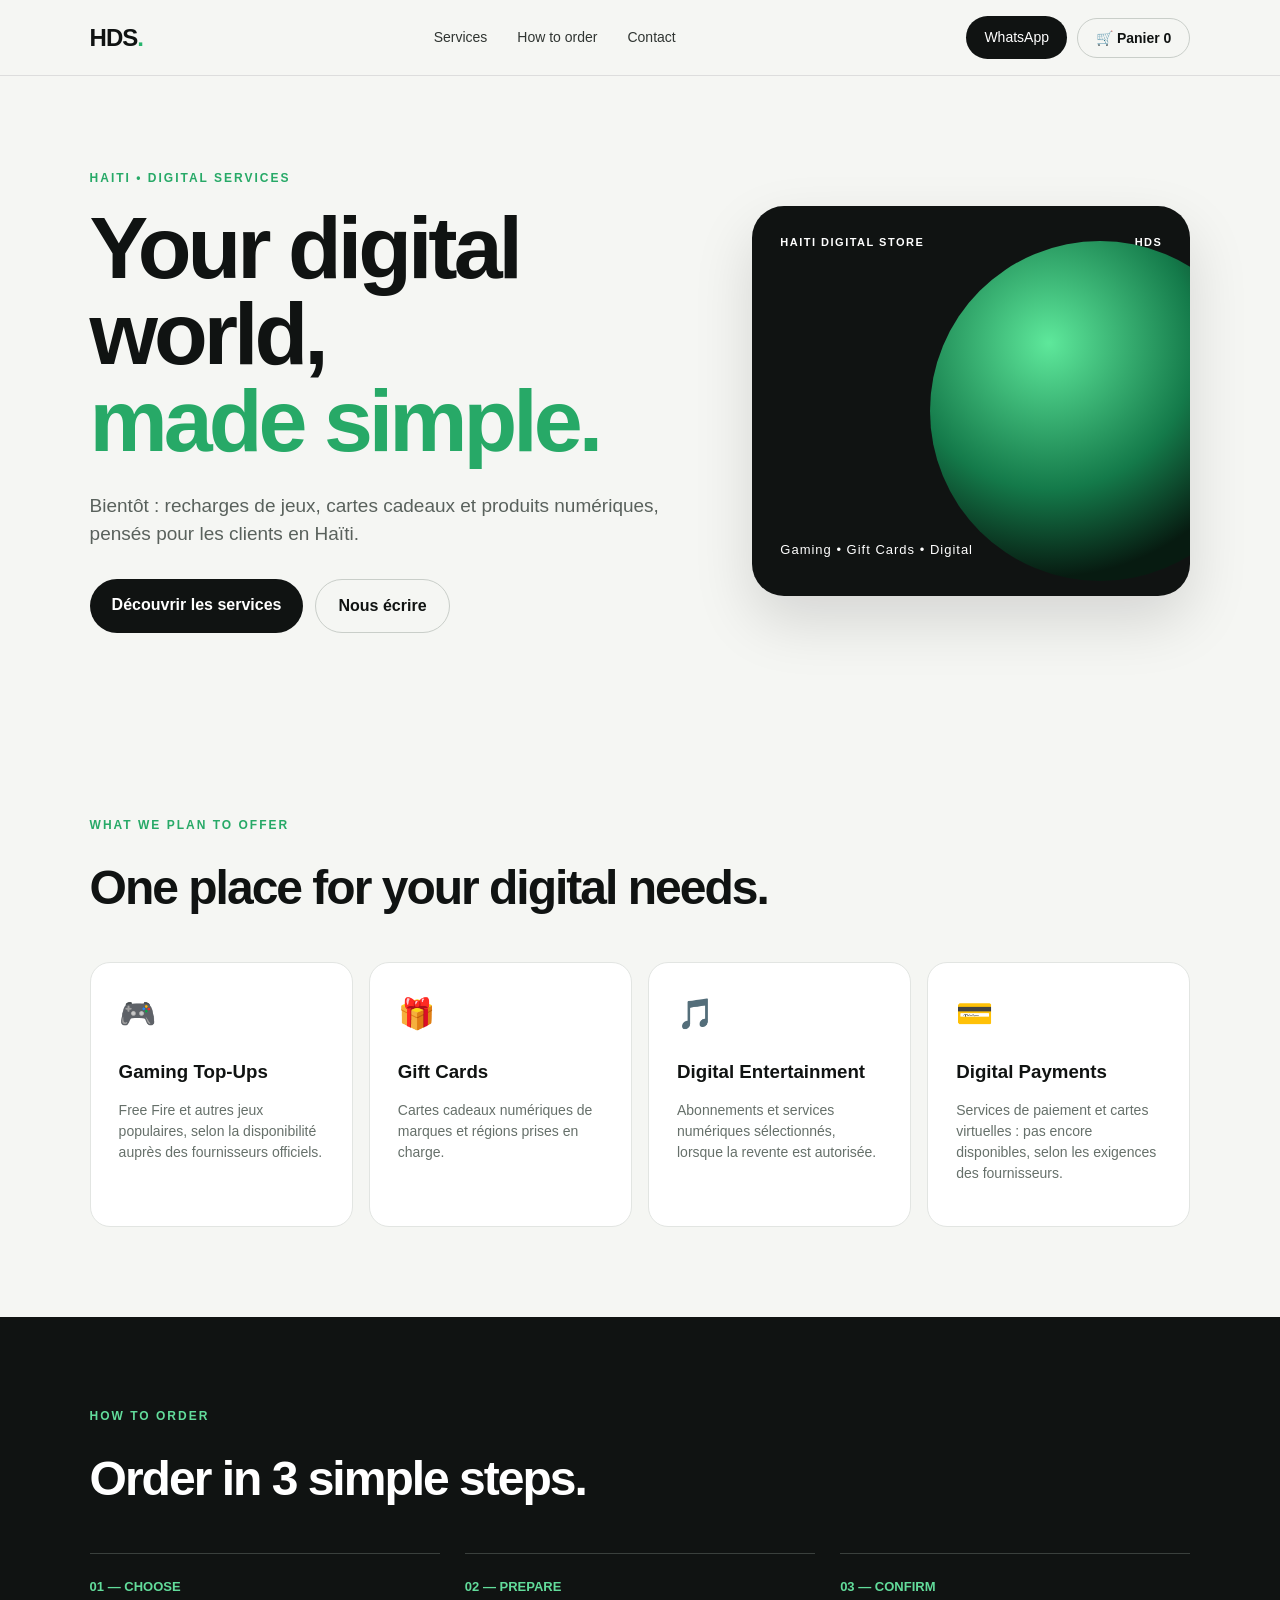
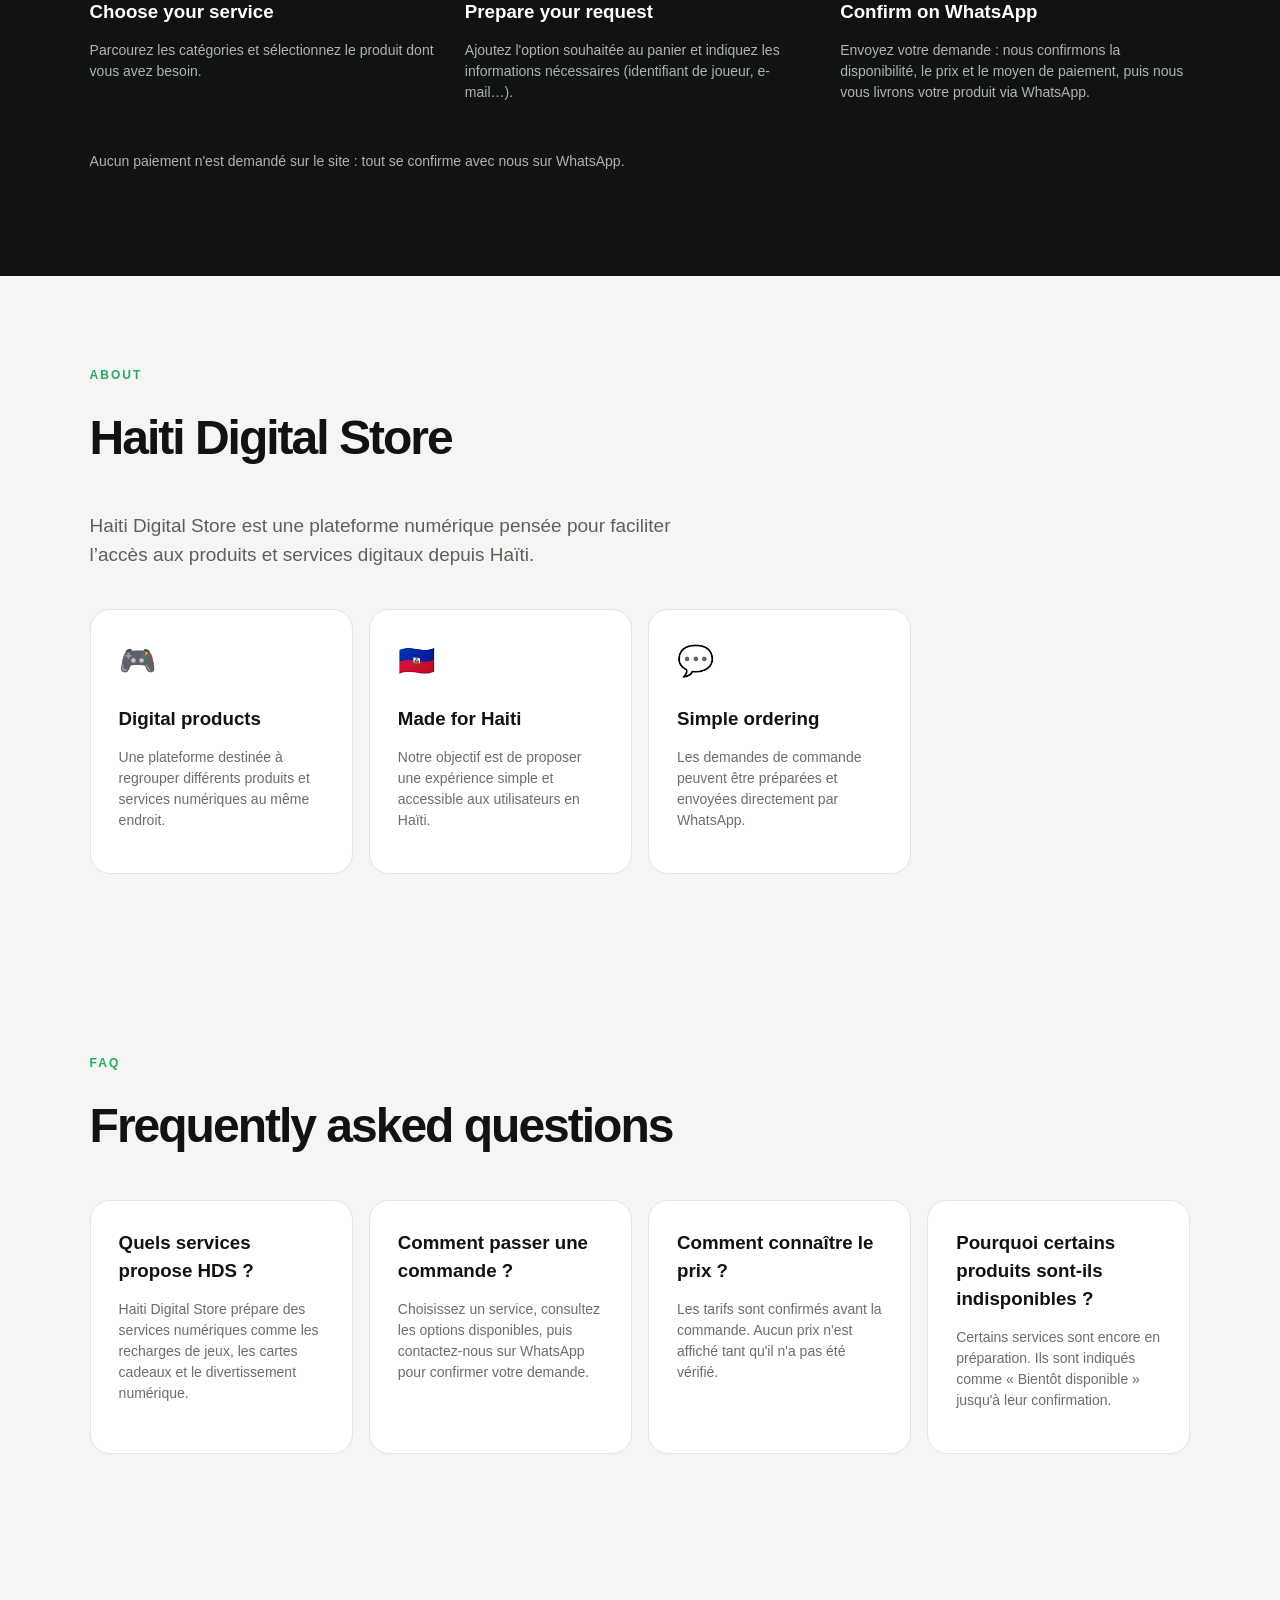
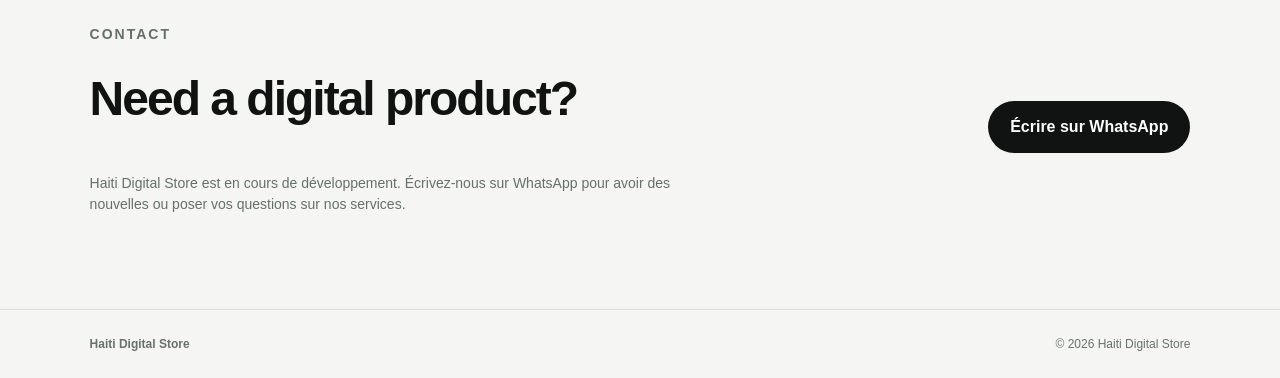
<file: index.html>
<!DOCTYPE html>
<html lang="fr">
<head>
<meta charset="UTF-8">
<meta name="viewport" content="width=device-width, initial-scale=1.0">
<title>Haiti Digital Store | Services numériques en Haïti</title>
<meta name="description" content="Haiti Digital Store — recharges de jeux, cartes-cadeaux et services numériques pour Haïti.">
<link rel="stylesheet" href="css/style.css">
<script src="config/site-config.js"></script>
<script src="data/products-data.js"></script>
<script src="js/cart-system.js"></script>
<script src="js/ui.js"></script>
</head>
<body>
<header class="nav">
<a class="logo" href="index.html">HDS<span>.</span></a>
<nav>
<a href="pages/services.html">Services</a>
<a href="#how">How to order</a>
<a href="#contact">Contact</a>
</nav>
<div class="nav-actions">
<a class="wa" href="https://wa.me/50948471374">WhatsApp</a>
<button class="hds-btn-cart" type="button" onclick="UI.showCart()">🛒 Panier <span id="hds-cart-count">0</span></button>
<button class="hds-menu-btn" type="button" onclick="UI.toggleMenu()" aria-label="Ouvrir le menu">☰</button>
</div>
</header>
<main>
<section class="hero">
<div>
<p class="eyebrow">HAITI • DIGITAL SERVICES</p>
<h1>Your digital world,<br><span>made simple.</span></h1>
<p class="lead">Bientôt : recharges de jeux, cartes cadeaux et produits numériques, pensés pour les clients en Haïti.</p>
<div class="actions"><a class="btn primary" href="pages/services.html">Découvrir les services</a><a class="btn secondary" href="https://wa.me/50948471374">Nous écrire</a></div>
</div>
<div class="hero-card"><div class="card-top"><span>HAITI DIGITAL STORE</span><span>HDS</span></div><div class="orb"></div><p>Gaming • Gift Cards • Digital</p></div>
</section>
<section id="services" class="section">
<p class="eyebrow">WHAT WE PLAN TO OFFER</p><h2>One place for your digital needs.</h2>
<div class="grid">
<article><div class="icon">🎮</div><h3>Gaming Top-Ups</h3><p>Free Fire et autres jeux populaires, selon la disponibilité auprès des fournisseurs officiels.</p></article>
<article><div class="icon">🎁</div><h3>Gift Cards</h3><p>Cartes cadeaux numériques de marques et régions prises en charge.</p></article>
<article><div class="icon">🎵</div><h3>Digital Entertainment</h3><p>Abonnements et services numériques sélectionnés, lorsque la revente est autorisée.</p></article>
<article><div class="icon">💳</div><h3>Digital Payments</h3><p>Services de paiement et cartes virtuelles : pas encore disponibles, selon les exigences des fournisseurs.</p></article>
</div>
</section>
<section id="how" class="dark">
  <div class="section">
    <p class="eyebrow">HOW TO ORDER</p>

    <h2>Order in 3 simple steps.</h2>

    <div class="steps">
      <div>
        <b>01 — CHOOSE</b>
        <h3>Choose your service</h3>
        <p>
          Parcourez les catégories et sélectionnez le produit dont vous
          avez besoin.
        </p>
      </div>

      <div>
        <b>02 — PREPARE</b>
        <h3>Prepare your request</h3>
        <p>
          Ajoutez l'option souhaitée au panier et indiquez les informations
          nécessaires (identifiant de joueur, e-mail…).
        </p>
      </div>

      <div>
        <b>03 — CONFIRM</b>
        <h3>Confirm on WhatsApp</h3>
        <p>
          Envoyez votre demande : nous confirmons la disponibilité, le prix
          et le moyen de paiement, puis nous vous livrons votre produit
          via WhatsApp.
        </p>
      </div>
    </div>

    <p style="margin-top:34px;color:#adb5b0;font-size:14px;max-width:none;">
      Aucun paiement n'est demandé sur le site : tout se confirme avec nous
      sur WhatsApp.
    </p>
  </div>
</section>
<section class="section" id="about">
  <p class="eyebrow">ABOUT</p>

  <h2>Haiti Digital Store</h2>

  <p class="lead">
    Haiti Digital Store est une plateforme numérique pensée pour faciliter
    l’accès aux produits et services digitaux depuis Haïti.
  </p>

  <div class="grid" style="margin-top:40px;">
    <article>
      <div class="icon">🎮</div>
      <h3>Digital products</h3>
      <p>
        Une plateforme destinée à regrouper différents produits et services
        numériques au même endroit.
      </p>
    </article>

    <article>
      <div class="icon">🇭🇹</div>
      <h3>Made for Haiti</h3>
      <p>
        Notre objectif est de proposer une expérience simple et accessible
        aux utilisateurs en Haïti.
      </p>
    </article>

    <article>
      <div class="icon">💬</div>
      <h3>Simple ordering</h3>
      <p>
        Les demandes de commande peuvent être préparées et envoyées
        directement par WhatsApp.
      </p>
    </article>
  </div>
</section>
<section class="section" id="faq">
  <p class="eyebrow">FAQ</p>

  <h2>Frequently asked questions</h2>

  <div class="grid">
    <article>
      <h3>Quels services propose HDS ?</h3>
      <p>
        Haiti Digital Store prépare des services numériques comme les
        recharges de jeux, les cartes cadeaux et le divertissement numérique.
      </p>
    </article>

    <article>
      <h3>Comment passer une commande ?</h3>
      <p>
        Choisissez un service, consultez les options disponibles, puis
        contactez-nous sur WhatsApp pour confirmer votre demande.
      </p>
    </article>

    <article>
      <h3>Comment connaître le prix ?</h3>
      <p>
        Les tarifs sont confirmés avant la commande. Aucun prix n'est affiché
        tant qu'il n'a pas été vérifié.
      </p>
    </article>

    <article>
      <h3>Pourquoi certains produits sont-ils indisponibles ?</h3>
      <p>
        Certains services sont encore en préparation. Ils sont indiqués
        comme « Bientôt disponible » jusqu'à leur confirmation.
      </p>
    </article>
  </div>
</section>
<section id="contact" class="contact"><div><p class="eyebrow">CONTACT</p><h2>Need a digital product?</h2><p>Haiti Digital Store est en cours de développement. Écrivez-nous sur WhatsApp pour avoir des nouvelles ou poser vos questions sur nos services.</p></div><a class="btn primary" href="https://wa.me/50948471374">Écrire sur WhatsApp</a></section>
</main>
<footer><strong>Haiti Digital Store</strong><span>© 2026 Haiti Digital Store</span></footer>
<script>
  document.addEventListener('DOMContentLoaded', function () {
    UI.init();
  });
</script>
</body>
</html>
</file>
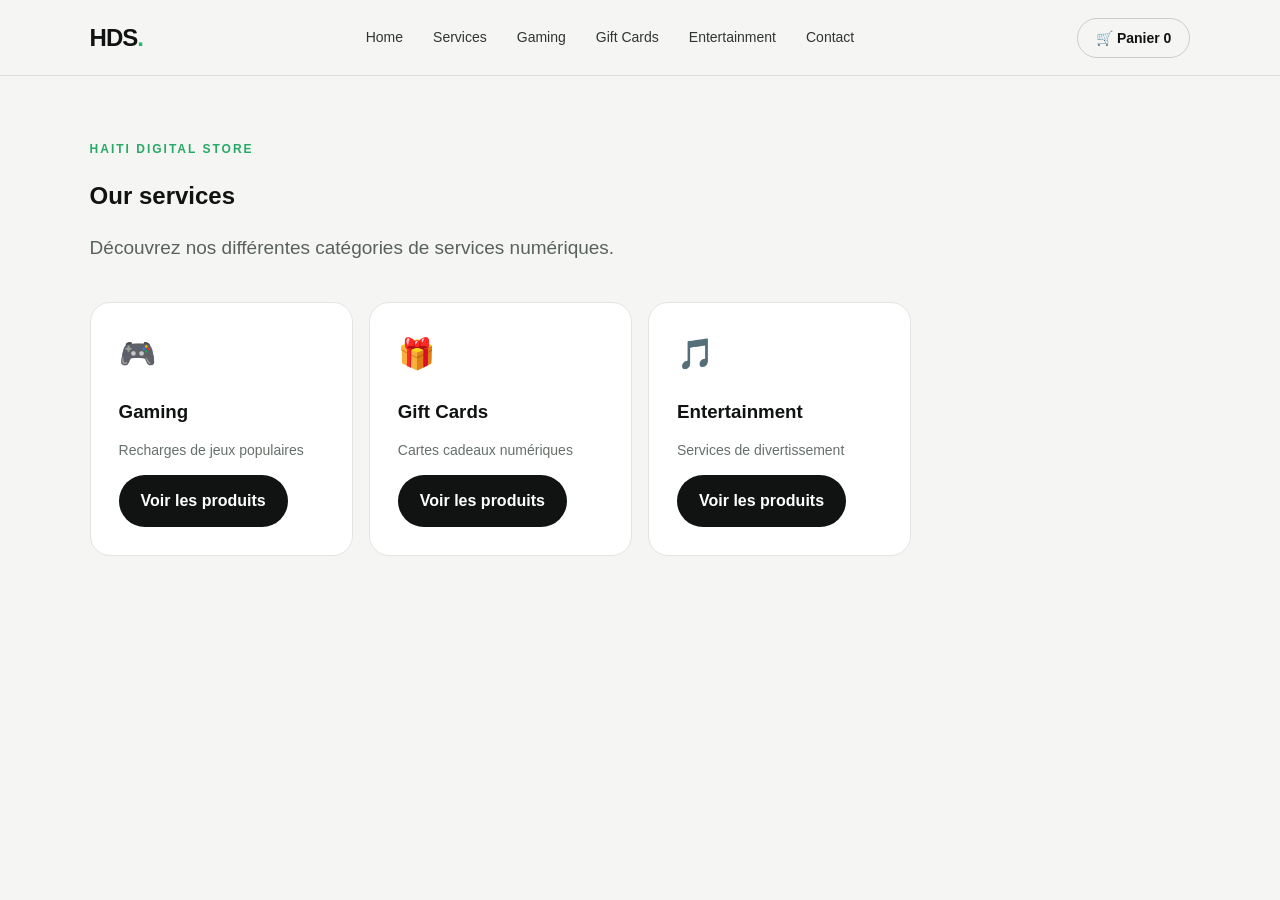
<file: pages/services.html>
<!DOCTYPE html>
<html lang="fr">
<head>
  <meta charset="UTF-8">
  <meta name="viewport" content="width=device-width, initial-scale=1.0">
  <title>Services | Haiti Digital Store</title>
  <meta name="description" content="Découvrez les services numériques proposés par Haiti Digital Store.">
  <link rel="stylesheet" href="../css/style.css">
</head>

<body>

  <header class="nav">
    <a class="logo" href="../index.html">HDS<span>.</span></a>

    <nav>
      <a href="../index.html">Home</a>
      <a href="services.html">Services</a>
      <a href="category.html?category=gaming">Gaming</a>
      <a href="category.html?category=gift-cards">Gift Cards</a>
      <a href="category.html?category=entertainment">Entertainment</a>
      <a href="../index.html#contact">Contact</a>
    </nav>

    <div class="nav-actions">

      <button class="hds-btn-cart" type="button" onclick="UI.showCart()">🛒 Panier <span id="hds-cart-count">0</span></button>

      <button class="hds-menu-btn" type="button" onclick="UI.toggleMenu()" aria-label="Ouvrir le menu">☰</button>

    </div>
  </header>

  <main style="padding:64px 7% 90px;">

    <section class="section" style="padding:0;">
      <p class="eyebrow">HAITI DIGITAL STORE</p>

      <h1>Our services</h1>

      <p class="lead">
        Découvrez nos différentes catégories de services numériques.
      </p>

      <div id="hds-services-container" class="grid" style="margin-top:40px;"></div>

      <div id="hds-cart-container" style="display:none;"></div>
    </section>

  </main>

  <script src="../config/site-config.js"></script>
  <script src="../data/products-data.js"></script>
  <script src="../js/cart-system.js"></script>
  <script src="../js/ui.js"></script>

  <script>
    document.addEventListener('DOMContentLoaded', function () {
      UI.init();

      const container = document.getElementById('hds-services-container');

      const categories = ProductsData.getActiveCategories();

      categories.forEach(category => {
        const article = document.createElement('article');

        article.innerHTML = `
          <div class="icon">${category.icon || '📦'}</div>
          <h3>${category.name}</h3>
          <p>${category.description || ''}</p>
          <a
            class="btn primary"
            href="category.html?category=${category.id}">
            Voir les produits
          </a>
        `;

        container.appendChild(article);
      });
    });
  </script>

</body>
</html>
</file>
<file: css/style.css>
*{box-sizing:border-box}
html{scroll-behavior:smooth}
body{margin:0;font-family:Arial,Helvetica,sans-serif;background:#f5f6f3;color:#101312;line-height:1.5}
.nav{height:76px;padding:0 7%;display:flex;align-items:center;justify-content:space-between;border-bottom:1px solid #ddd;background:#f5f6f3;position:sticky;top:0;z-index:10}
.logo{font-size:24px;font-weight:900;letter-spacing:-1px;color:#101312;text-decoration:none}.logo span{color:#27b56d}
.nav nav{display:flex;gap:30px}.nav nav a{color:#303532;text-decoration:none;font-size:14px}
.wa{background:#101312;color:#fff;text-decoration:none;border-radius:999px;padding:11px 18px;font-size:14px}
.hero{min-height:650px;padding:90px 7%;display:grid;grid-template-columns:1.15fr .85fr;gap:70px;align-items:center}
.eyebrow{font-size:12px;font-weight:800;letter-spacing:2px;color:#27a967;margin:0 0 18px}
.hero h1{font-size:clamp(48px,7vw,88px);line-height:.98;letter-spacing:-4px;margin:0 0 28px}.hero h1 span{color:#27a967}
.lead{font-size:19px;max-width:590px;color:#59615c}
.actions{display:flex;gap:12px;margin-top:30px}.btn{display:inline-block;text-decoration:none;border-radius:999px;padding:14px 22px;font-weight:700}
.primary{background:#101312;color:#fff}.secondary{border:1px solid #c9cec9;color:#101312}
.hero-card{height:390px;border-radius:32px;background:#101312;color:#fff;padding:28px;position:relative;overflow:hidden;box-shadow:0 25px 60px #0002}
.card-top{display:flex;justify-content:space-between;font-size:11px;letter-spacing:1.5px;font-weight:800}
.orb{position:absolute;width:340px;height:340px;border-radius:50%;background:radial-gradient(circle at 35% 30%,#5ee89b,#147a4a 45%,#071b11 72%);right:-80px;top:35px}
.hero-card p{position:absolute;bottom:24px;letter-spacing:1px;font-size:13px}
.section{padding:90px 7%}.section h2,.contact h2{font-size:48px;letter-spacing:-2px;margin:0 0 38px}
.grid{display:grid;grid-template-columns:repeat(4,1fr);gap:16px}.grid article{background:#fff;padding:28px;border-radius:20px;border:1px solid #e2e5e2}
.icon{font-size:30px;margin-bottom:22px}.grid h3,.steps h3{margin:0 0 8px}.grid p,.steps p,.contact p{color:#66706a;font-size:14px}
.dark{background:#101312;color:#fff}.dark .eyebrow{color:#62dc9b}
.steps{display:grid;grid-template-columns:repeat(3,1fr);gap:25px}.steps div{border-top:1px solid #3a403d;padding-top:20px}.steps b{color:#62dc9b;font-size:13px}.steps p{color:#adb5b0}
.contact{padding:80px 7%;display:flex;justify-content:space-between;align-items:center;gap:30px}.contact p{max-width:600px}
footer{padding:25px 7%;display:flex;justify-content:space-between;border-top:1px solid #ddd;color:#69716c;font-size:12px}
.hds-btn-cart{background:transparent;border:1px solid #c9cec9;color:#101312;border-radius:999px;padding:11px 18px;font-size:14px;font-weight:700;cursor:pointer;transition:all 0.2s ease}
.hds-btn-cart:hover{background:#f5f6f3;transform:translateY(-1px)}
@media(max-width:800px){.nav nav{display:none}.hero{grid-template-columns:1fr;padding-top:65px}.hero-card{height:300px}.grid{grid-template-columns:1fr 1fr}.steps{grid-template-columns:1fr}.contact{flex-direction:column}}
@media(max-width:520px){.grid{grid-template-columns:1fr}.hero h1{letter-spacing:-2px}}

/* ===== Menu mobile ===== */
.nav-actions{display:flex;gap:10px;align-items:center}
.hds-menu-btn{display:none;background:transparent;border:1px solid #c9cec9;color:#101312;border-radius:999px;width:42px;height:42px;font-size:20px;line-height:1;cursor:pointer}
@media(max-width:800px){
  .hds-menu-btn{display:inline-flex;align-items:center;justify-content:center}
  .nav.menu-open nav{display:flex;flex-direction:column;gap:0;position:absolute;top:76px;left:0;right:0;background:#f5f6f3;border-bottom:1px solid #ddd;padding:8px 7% 16px;box-shadow:0 12px 24px #0001}
  .nav.menu-open nav a{padding:14px 0;font-size:16px;border-bottom:1px solid #e2e5e2}
  .nav.menu-open nav a:last-child{border-bottom:none}
}
@media(max-width:520px){
  .wa,.hds-btn-cart{padding:9px 12px;font-size:13px}
  .nav-actions{gap:8px}
}
</file>
